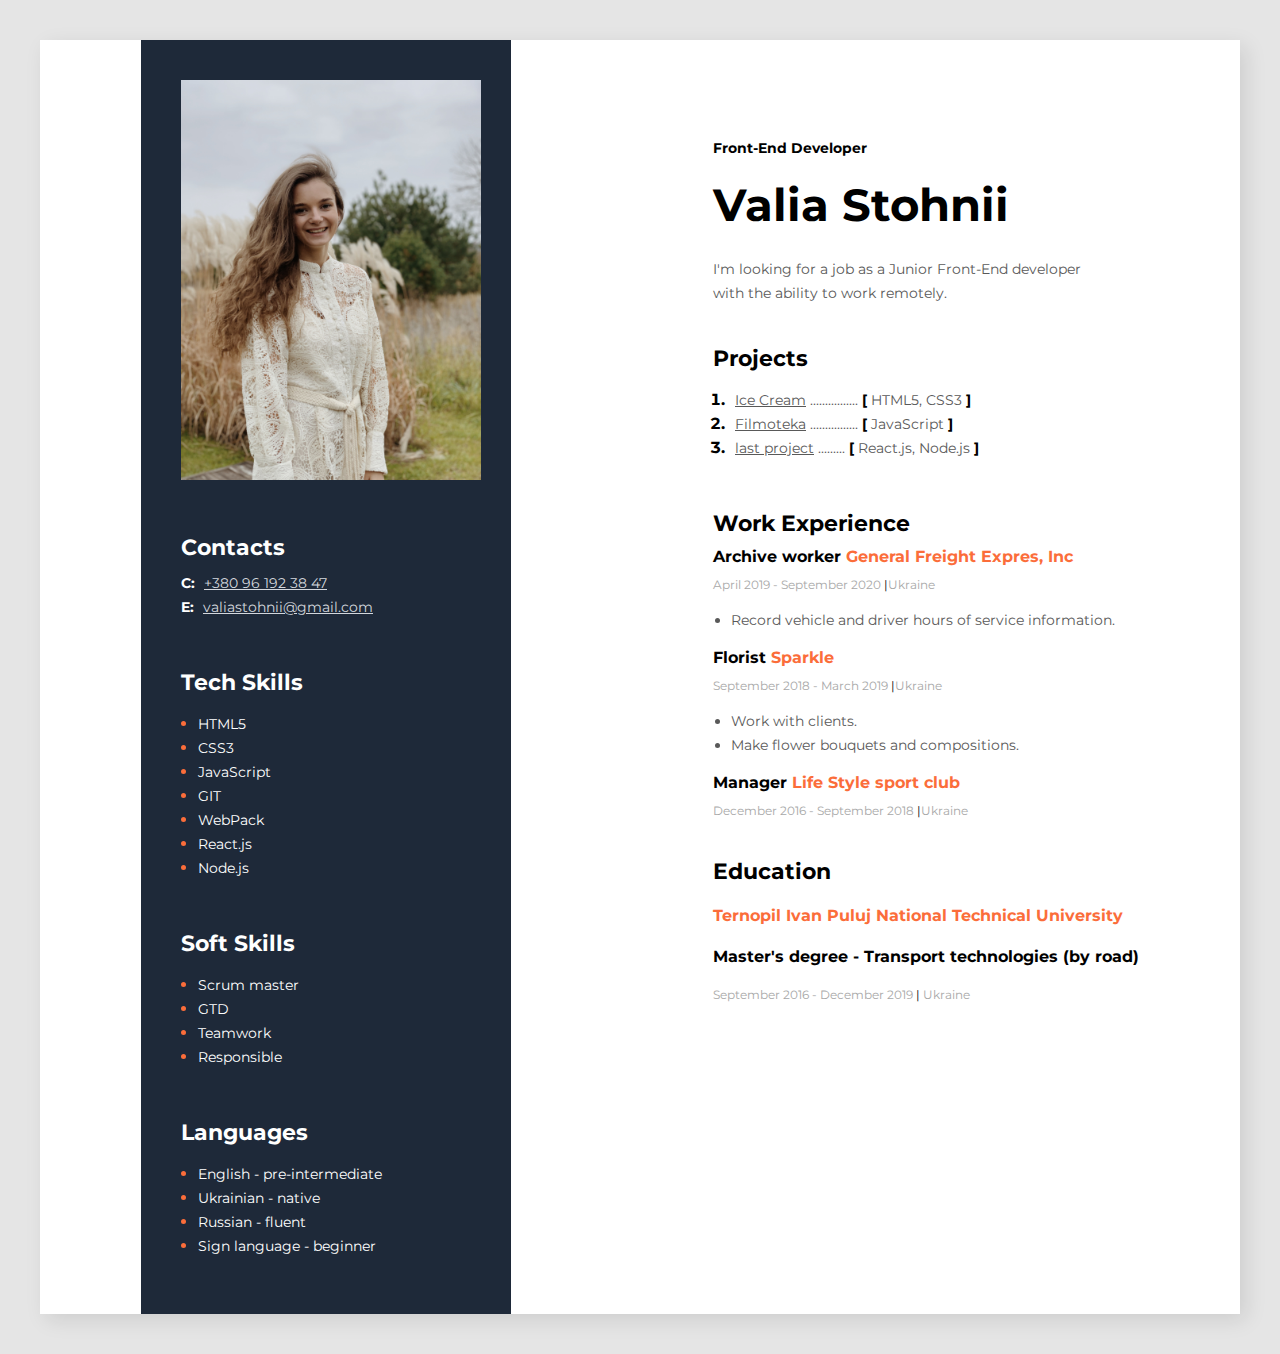
<file: index.html>
<!DOCTYPE html>
<html lang="en">
<head>
    <meta charset="UTF-8">
    <meta http-equiv="X-UA-Compatible" content="IE=edge">
    <meta name="viewport" content="width=device-width, initial-scale=1.0">
    <title>Document</title>
    <link rel="preconnect" href="https://fonts.gstatic.com">
    <link href="https://fonts.googleapis.com/css2?family=Montserrat&display=swap" rel="stylesheet">

    <link rel="stylesheet" href="css/style.css">
</head>
<body>
    
    <!-- main container -->
    <div class="main-container">
        <!-- main contant section -->
     <div class="main-content-section">
            <!-- about me section -->
            <div class="about-me-section">
            
                <h2 class="about-me-profession">Front-End Developer</h2>
                <h1 class="about-me-name">Valia Stohnii</h1>
                <p class="about-me-description">I'm looking for a job as a Junior Front-End developer with the ability to work remotely.</p>
            </div>
            
            <!-- my progects section -->
            <div class="my-progects-section">
            <h3 class="main-content-title">Projects</h3> 
            <ol class="my-progects-list">
                <li class="my-progects-item">
                    <span class="my-progects-text">
                        <a href="https://bublik1990.github.io/team-project/" class="my-progects-link">Ice Cream</a>
                        ................
                        <span class="my-progects-bracket">[</span> HTML5, CSS3 <span class="my-progects-bracket">]</span>
                    </span>
                </li>
                <li class="my-progects-item">
                    <span class="my-progects-text">
                        <a href="https://bublik1990.github.io/js-team-project/" class="my-progects-link">Filmoteka</a>
                        ................
                        <span class="my-progects-bracket">[</span> JavaScript <span class="my-progects-bracket">]</span>
                    </span>
                </li>
                <li class="my-progects-item">
                    <span class="my-progects-text">
                        <a href="https://cryptohub.goit.global/" class="my-progects-link">last project</a>
                        .........
                        <span class="my-progects-bracket">[</span> React.js, Node.js <span class="my-progects-bracket">]</span>
                    </span>
                </li>
            </ol>
            

            </div>
            
            <!-- my work experience -->
            <div class="my-work-experience-section">
            
                <h3 class="main-content-title">Work Experience</h3> 

                <!-- company 3 -->
                <div class="my-work-block">
                    <h4 class="my-work-position">Archive worker <span class="my-work-company"> General Freight Expres, Inc </span> </h4>
                    <p class="my-work-time">April 2019 - September 2020 <span class="my-work-divider">|</span>Ukraine</p>
                    <ul class="my-work-duties">
                        <li class="my-work-duty">Record vehicle and driver hours of service information.</li>
                    </ul>
                </div>
                <!-- company 2 -->
                <div>
                    <h4 class="my-work-position">Florist <span class="my-work-company"> Sparkle </span></h4>
                    <p class="my-work-time">September 2018 - March 2019   <span class="my-work-divider">|</span>Ukraine</p> 
                    <ul class="my-work-duties">
                    <li class="my-work-duty"> Work with clients.</li> 
                    <li class="my-work-duty">Make flower bouquets and compositions.</li>
                    </ul>
                    
                    <!-- company 1 -->
                <div>
                    <h4 class="my-work-position">Manager <span class="my-work-company"> Life Style sport club </span> </h4>
                    <p class="my-work-time">December 2016 - September 2018   <span class="my-work-divider">|</span>Ukraine</p> 
                </div>

            </div>
           
        </div>

         <!-- Education -->
         <div class="my-education-section">
            <h3 class="main-content-title">Education</h3>
           <h4 class="my-work-company">Ternopil Ivan Puluj National Technical University</h4> 
           <h4>Master's degree - Transport technologies (by road)</h4>
           <p class="my-work-time">September 2016 - December 2019   <span class="my-work-divider">|</span>   Ukraine</p>
        </div>

        
    </div>

    <!-- sidebar section -->
    <aside class="sidebar-section">
        <img class="my-photo" src="./img/1970-01-20-010214505.jpg" alt="my photo">

        <!-- contacts section -->
        <div class="contacts-section">
            <h3 class="sidebar-title">Contacts</h3>
            <div>
                <span class="contacts-section-type">C:</span>
                <a class="contacts-section-link" href="tel:+380961923847">+380 96 192 38 47</a>
            </div>
            <div>
                <span class="contacts-section-type">E:</span> 
                <a class="contacts-section-link" href="mailto:valiastohnii@gmail.com">valiastohnii@gmail.com</a>
            </div>
        </div>

        <!-- Tech Skills -->
        <div class="tech-skills-section">
           <h3 class="sidebar-title">Tech Skills</h3> 
           <ul class="tech-skills-list">
                <li class="tech-skills-item"> <span class="tech-skills-item-text">HTML5</span></li>
                <li class="tech-skills-item"><span class="tech-skills-item-text">CSS3</span></li>
                <li class="tech-skills-item"><span class="tech-skills-item-text">JavaScript</span></li>
                <li class="tech-skills-item"><span class="tech-skills-item-text">GIT</span></li>
                <li class="tech-skills-item"><span class="tech-skills-item-text">WebPack</span></li>
                <li class="tech-skills-item"><span class="tech-skills-item-text">React.js</span></li>
                <li class="tech-skills-item"><span class="tech-skills-item-text">Node.js</span></li>
           </ul>

        </div>
        <!-- Soft Skills -->
        <div class="soft-skills-section">
            <h3 class="sidebar-title">Soft Skills</h3> 
            <ul class="tech-skills-list">
                 <li class="tech-skills-item"><span class="tech-skills-item-text">Scrum master</span></li>
                 <li class="tech-skills-item"><span class="tech-skills-item-text">GTD</span></li>
                 <li class="tech-skills-item"><span class="tech-skills-item-text">Teamwork</span></li>
                 <li class="tech-skills-item"><span class="tech-skills-item-text">Responsible</span></li>
            </ul>
         </div>

        <div class="soft-skills-section">
            <h3 class="sidebar-title">Languages</h3>
            <ul class="tech-skills-list">
                <li class="tech-skills-item"><span class="tech-skills-item-text">English - pre-intermediate</span></li>
                <li class="tech-skills-item"><span class="tech-skills-item-text">Ukrainian - native</span></li>
                <li class="tech-skills-item"><span class="tech-skills-item-text">Russian - fluent</span></li>
                <li class="tech-skills-item"><span class="tech-skills-item-text">Sign language - beginner</span></li>
            </ul>
        </div>
    </aside>
</body>
</html>
</file>
<file: css/style.css>
body {
  font-family: "Montserrat", sans-serif;

  background-color: #e5e5e5;
}

.main-container {
  display: flex;
  flex-direction: row-reverse;
  justify-content: space-around;
  width: 1200px;
  background-color: #fff;
  margin: 40px auto 40px auto;
  box-shadow: 6px 6px 20px rgba(0, 0, 0, 0.1);
}

.my-education-section {
  margin-top: 40px;
}

/* sidebar-section */
.sidebar-section {
  background-color: #1e2939;
  width: 370px;
  padding: 40px 0px;
}

.contacts-section {
  margin: 50px 0 0 40px;
}
.tech-skills-section {
  margin: 50px 0 0 40px;
}
.soft-skills-section {
  margin: 50px 0 0 40px;
}
.sidebar-title {
  font-style: normal;
  font-weight: bold;
  font-size: 22px;
  line-height: 27px;
  color: #fff;
  margin-bottom: 10px;
}
/* contacts-section */
.contacts-section-type {
  font-style: normal;
  font-weight: bold;
  font-size: 14px;
  line-height: 24px;
  color: #fff;
  margin-right: 5px;
}
.contacts-section-link {
  color: #d3d7dd;
  font-style: normal;
  font-weight: normal;
  font-size: 14px;
  line-height: 24px;
}

/* tech-skills-section */
.tech-skills-list {
  padding: 0 0 0 17px;
}

.tech-skills-item {
  color: #fb6d3a;
}

.tech-skills-item-text {
  font-style: normal;
  font-weight: normal;
  font-size: 14px;
  line-height: 24px;
  color: #fff;
}

/* main container */
.about-me-profession {
  font-size: 14px;
  font-weight: 700;
  color: #000;
  font-style: normal;
  font-weight: bold;
  font-size: 14px;
  line-height: 17px;
  margin: 0 0 20px 0;
}

.about-me-name {
  font-style: normal;
  font-weight: bold;
  font-size: 45px;
  line-height: 55px;
  margin: 0 0 25px 0;
  color: #000;
}
.about-me-description {
  font-style: normal;
  font-weight: normal;
  font-size: 14px;
  line-height: 24px;
  color: #595959;
  width: 400px;
}
.main-content-section {
  padding: 100px 0px;
}
.main-content-title {
  font-style: normal;
  font-weight: bold;
  font-size: 22px;
  line-height: 27px;
  color: #000000;
  margin-bottom: 10px;
}
/* about me section */

.about-me-section {
  margin: 0 0 40px 0;
}
.my-progects-section {
  margin-bottom: 50px;
}
.my-progects-list {
  padding: 0 0 0 17px;
  font-weight: bold;
}
.my-progects-item {
  color: #000000;
}
.my-progects-link {
  font-style: normal;
  font-weight: normal;
  font-size: 14px;
  line-height: 24px;
  color: #595959;
}
.my-progects-text {
  font-style: normal;
  font-weight: normal;
  font-size: 14px;
  line-height: 24px;
  color: #595959;
  margin-left: 5px;
}
.my-progects-bracket {
  font-style: normal;
  font-weight: bold;
  font-size: 14px;
  line-height: 24px;
  color: #000000;
}

.my-work-company {
  color: #fb6d3a;
}
.my-work-position {
  font-style: normal;
  font-weight: bold;
  font-size: 16px;
  line-height: 20px;
  margin: 0 0 10px 0;
}
.my-work-time {
  font-style: normal;
  font-weight: normal;
  font-size: 12px;
  line-height: 15px;
  color: #a8a8a8;
  margin: 0 0 10px 0;
}
.my-work-divider {
  color: #000;
}
.my-work-duties {
  padding: 0 0 0 18px;
}
.my-work-duty {
  font-style: normal;
  font-weight: normal;
  font-size: 14px;
  line-height: 24px;
  color: #595959;
}
.my-work-block {
  margin: 0 15px 0 0;
}

.my-photo {
  width: 300px;
  top: 80px;
  margin-left: 40px;
  /* border-radius: 50%; */
}
</file>
